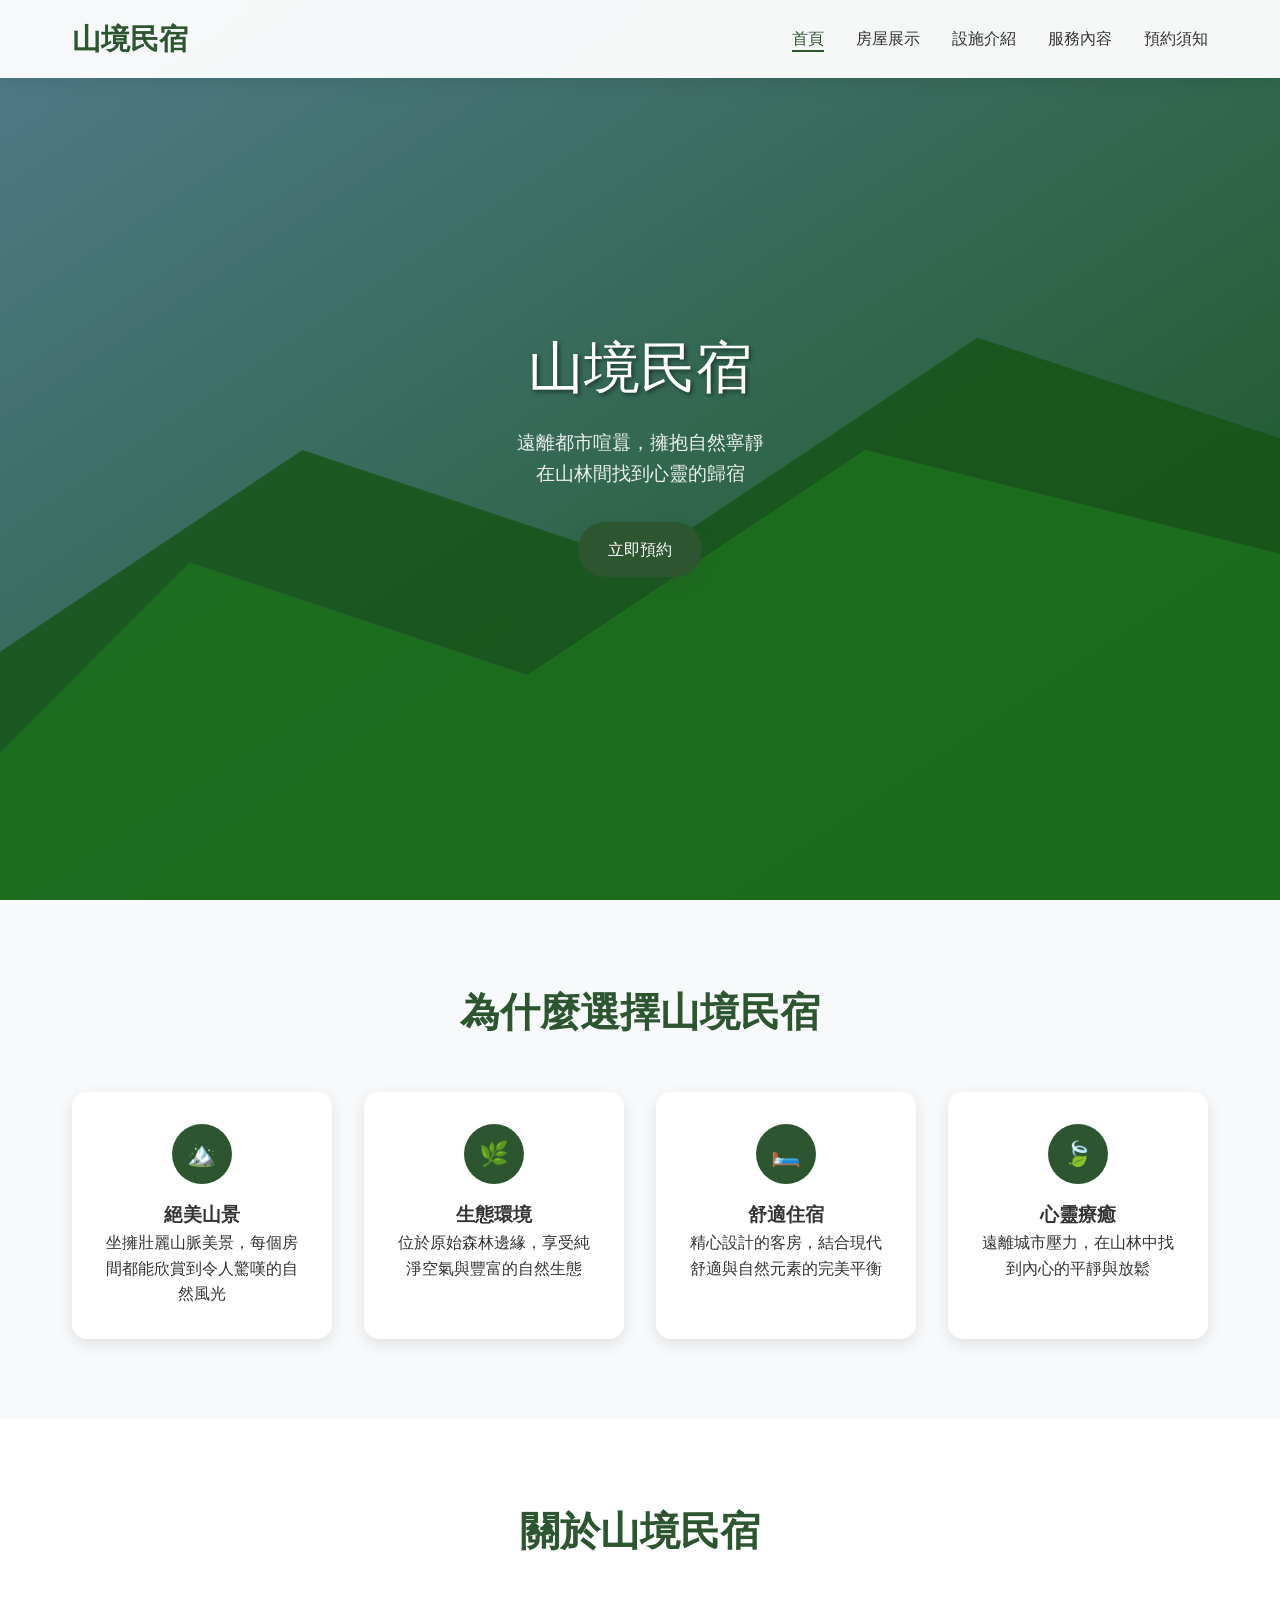
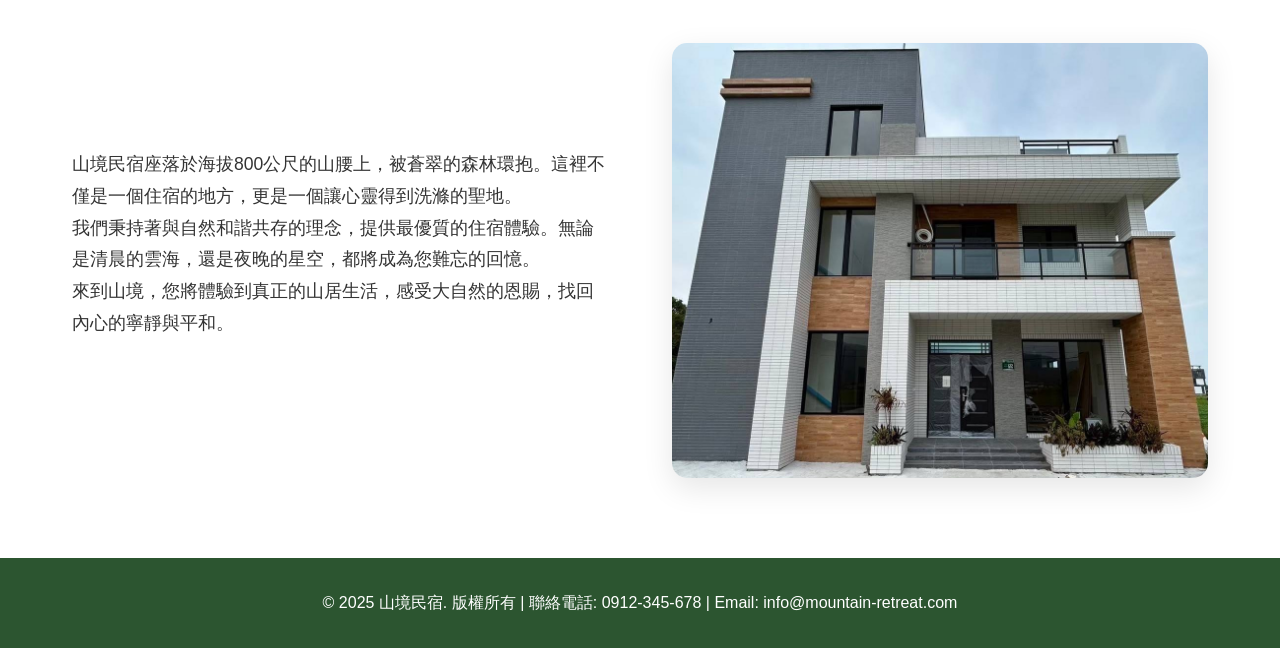
<file: index.html>
<!DOCTYPE html>
<html lang="zh-TW">
<head>
    <meta charset="UTF-8">
    <meta name="viewport" content="width=device-width, initial-scale=1.0">
    <title>山境民宿 - 遠離塵囂的山中秘境</title>
    <link rel="stylesheet" href="css/testfinal.css">
</head>
<body>

    <nav class="navbar" id="navbar">
        <div class="nav-container">
            <a href="minsu_index.html" class="logo">山境民宿</a>
            <ul class="nav-menu" id="nav-menu">
                <li><a href="minsu_index.html" class="active">首頁</a></li>
                <li><a href="minsu_page1.html">房屋展示</a></li>
                <li><a href="minsu_page2.html">設施介紹</a></li>
                <li><a href="minsu_page3.html">服務內容</a></li>
                <li><a href="minsu_page4.html">預約須知</a></li>
            </ul>
            <div class="hamburger" id="hamburger">
                <span></span>
                <span></span>
                <span></span>
            </div>
        </div>
    </nav>


    <section class="hero">
        <div class="hero-content">
            <h1>山境民宿</h1>
            <p>遠離都市喧囂，擁抱自然寧靜<br>在山林間找到心靈的歸宿</p>
            <a href="minsu_page4.html" class="cta-button">立即預約</a>
        </div>
    </section>


    <section class="features">
        <div class="container">
            <h2 class="section-title fade-in">為什麼選擇山境民宿</h2>
            <div class="features-grid">
                <div class="feature-card fade-in">
                    <div class="feature-icon">🏔️</div>
                    <h3>絕美山景</h3>
                    <p>坐擁壯麗山脈美景，每個房間都能欣賞到令人驚嘆的自然風光</p>
                </div>
                <div class="feature-card fade-in">
                    <div class="feature-icon">🌿</div>
                    <h3>生態環境</h3>
                    <p>位於原始森林邊緣，享受純淨空氣與豐富的自然生態</p>
                </div>
                <div class="feature-card fade-in">
                    <div class="feature-icon">🛏️</div>
                    <h3>舒適住宿</h3>
                    <p>精心設計的客房，結合現代舒適與自然元素的完美平衡</p>
                </div>
                <div class="feature-card fade-in">
                    <div class="feature-icon">🍃</div>
                    <h3>心靈療癒</h3>
                    <p>遠離城市壓力，在山林中找到內心的平靜與放鬆</p>
                </div>
            </div>
        </div>
    </section>

 
    <section class="about">
        <div class="container">
            <h2 class="section-title fade-in">關於山境民宿</h2>
            <div class="about-content">
                <div class="about-text fade-in">
                    <p>山境民宿座落於海拔800公尺的山腰上，被蒼翠的森林環抱。這裡不僅是一個住宿的地方，更是一個讓心靈得到洗滌的聖地。</p>
                    <p>我們秉持著與自然和諧共存的理念，提供最優質的住宿體驗。無論是清晨的雲海，還是夜晚的星空，都將成為您難忘的回憶。</p>
                    <p>來到山境，您將體驗到真正的山居生活，感受大自然的恩賜，找回內心的寧靜與平和。</p>
                </div>
                <div class="featured-grid">
                    <div class="featured-item" onclick="openLightbox('house')">
                        <img src="images/house.jpg" alt="民宿正面">
                        <div class="image-overlay">
                            <div class="image-title">山境民宿正面</div>
                            <div class="image-description">融合現代建築與自然元素，坐落在綠意盎然的山腰上，與周圍環境和諧共存</div>
                        </div>
                    </div>
                </div>
            </div>
        </div>
    </section>

    <footer class="footer">
        <div class="container">
            <p>&copy; 2025 山境民宿. 版權所有 | 聯絡電話: 0912-345-678 | Email: info@mountain-retreat.com</p>
        </div>
    </footer>

    <script src="javascript/testfinal.js"></script>
</body>
</html>
</file>
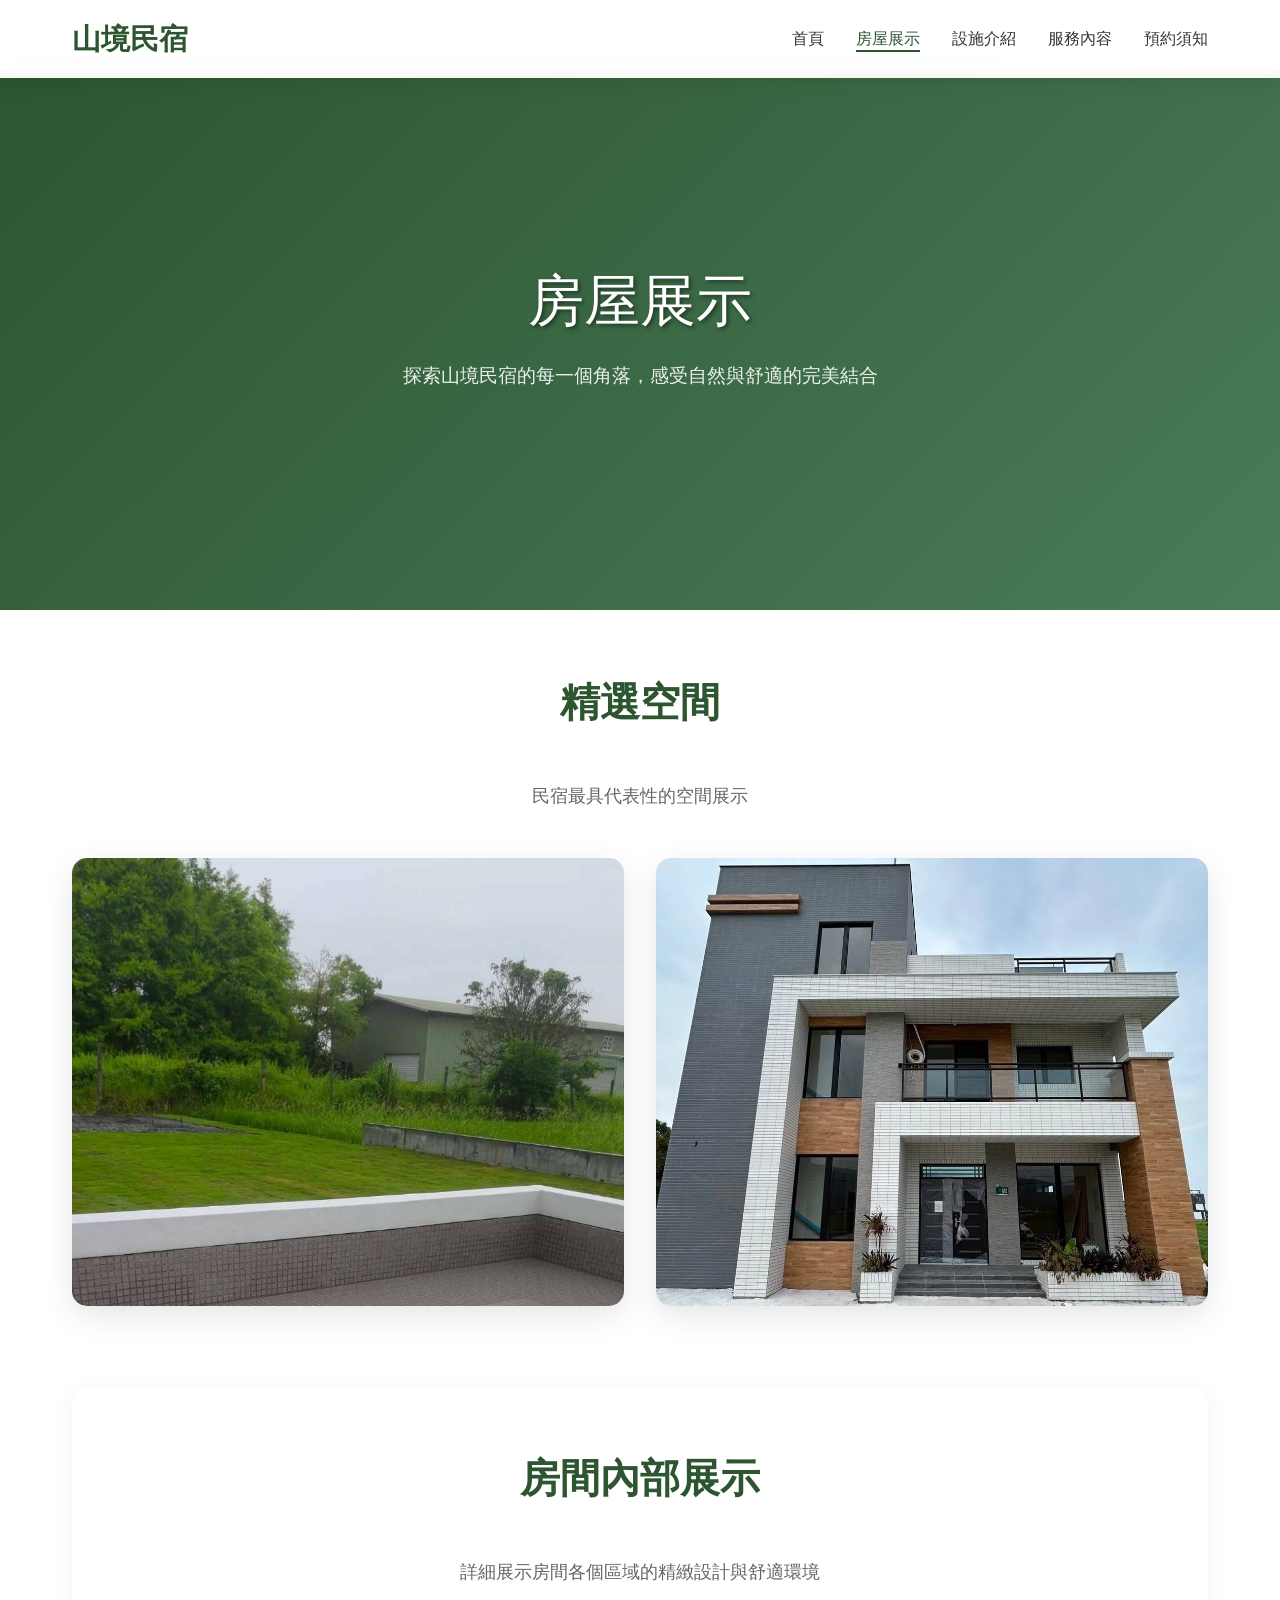
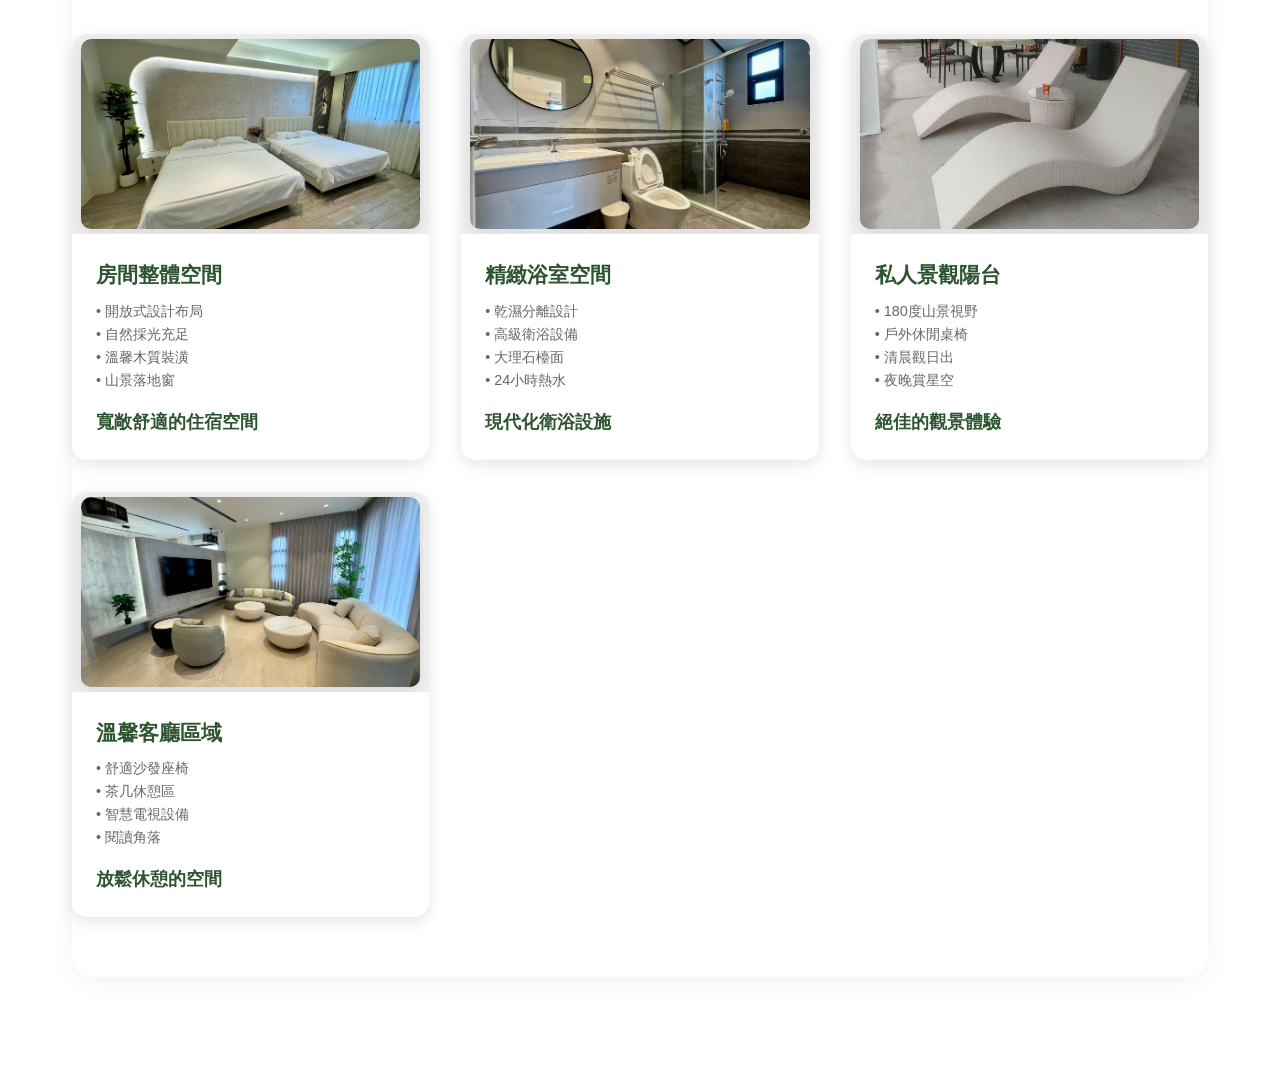
<file: minsu_page1.html>
<!DOCTYPE html>
<html lang="zh-TW">
<head>
    <meta charset="UTF-8">
    <meta name="viewport" content="width=device-width, initial-scale=1.0">
    <title>房屋展示 - 山境民宿</title>
    <link rel="stylesheet" href="css/testfinal.css">
</head>
<body>
   
    <nav class="navbar" id="navbar">
        <div class="nav-container">
            <a href="minsu_index.html" class="logo">山境民宿</a>
            <ul class="nav-menu" id="nav-menu">
                <li><a href="minsu_index.html">首頁</a></li>
                <li><a href="minsu_page1.html" class="active">房屋展示</a></li>
                <li><a href="minsu_page2.html">設施介紹</a></li>
                <li><a href="minsu_page3.html">服務內容</a></li>
                <li><a href="minsu_page4.html">預約須知</a></li>
            </ul>
            <div class="hamburger" id="hamburger">
                <span></span>
                <span></span>
                <span></span>
            </div>
        </div>
    </nav>


    <section class="hero-banner">
        <div class="hero-content">
            <h1>房屋展示</h1>
            <p>探索山境民宿的每一個角落，感受自然與舒適的完美結合</p>
        </div>
    </section>


    <section class="gallery-section">
        <div class="container">
      
            <div class="featured-section fade-in">
                <h2 class="section-title">精選空間</h2>
                <p class="section-subtitle">民宿最具代表性的空間展示</p>
                
                <div class="featured-grid">
                    <div class="featured-item" onclick="openLightbox('pool')">
                        <img src="images/pool.jpg" alt="風景泳池">
                        <div class="image-overlay">
                            <div class="image-title">風景泳池</div>
                            <div class="image-description">享受在田中泳池，和家人朋友在田野中放鬆</div>
                        </div>
                    </div>
                    
                    <div class="featured-item" onclick="openLightbox('house')">
                        <img src="images/house.jpg" alt="民宿正面">
                        <div class="image-overlay">
                            <div class="image-title">山境民宿正面</div>
                            <div class="image-description">融合現代建築與自然元素，坐落在綠意盎然的山腰上，與周圍環境和諧共存</div>
                        </div>
                    </div>
                </div>
            </div>

            <div class="rooms-section fade-in">
                <h2 class="section-title">房間內部展示</h2>
                <p class="section-subtitle">詳細展示房間各個區域的精緻設計與舒適環境</p>
                
                <div class="rooms-grid">

                    <div class="room-card" onclick="openLightbox('room1')">
                        <div class="room-image-container">
                            <img src="images/room.jpg" alt="房間整體空間">
                        </div>
                        <div class="room-content">
                            <h3 class="room-title">房間整體空間</h3>
                            <p class="room-features">• 開放式設計布局<br>• 自然採光充足<br>• 溫馨木質裝潢<br>• 山景落地窗</p>
                            <p class="room-price">寬敞舒適的住宿空間</p>
                        </div>
                    </div>

       
                    <div class="room-card" onclick="openLightbox('room2')">
                        <div class="room-image-container">
                            <img src="images/bath.jpg" alt="精緻浴室空間">
                        </div>
                        <div class="room-content">
                            <h3 class="room-title">精緻浴室空間</h3>
                            <p class="room-features">• 乾濕分離設計<br>• 高級衛浴設備<br>• 大理石檯面<br>• 24小時熱水</p>
                            <p class="room-price">現代化衛浴設施</p>
                        </div>
                    </div>


                    <div class="room-card" onclick="openLightbox('room3')">
                        <div class="room-image-container">
                            <img src="images/Sun.jpg" alt="私人景觀陽台">
                        </div>
                        <div class="room-content">
                            <h3 class="room-title">私人景觀陽台</h3>
                            <p class="room-features">• 180度山景視野<br>• 戶外休閒桌椅<br>• 清晨觀日出<br>• 夜晚賞星空</p>
                            <p class="room-price">絕佳的觀景體驗</p>
                        </div>
                    </div>

                    <div class="room-card" onclick="openLightbox('room4')">
                        <div class="room-image-container">
                            <img src="images/mainroom.jpg" alt="溫馨客廳區域">
                        </div>
                        <div class="room-content">
                            <h3 class="room-title">溫馨客廳區域</h3>
                            <p class="room-features">• 舒適沙發座椅<br>• 茶几休憩區<br>• 智慧電視設備<br>• 閱讀角落</p>
                            <p class="room-price">放鬆休憩的空間</p>
                        </div>
                    </div>
                </div>
            </div>
        </div>
    </section>


    <div id="lightbox" class="lightbox" onclick="closeLightbox()">
        <div class="lightbox-content" onclick="event.stopPropagation()">
            <span class="lightbox-close" onclick="closeLightbox()">&times;</span>
            <div id="lightbox-image" class="lightbox-image"></div>
            <div id="lightbox-caption" class="lightbox-caption"></div>
        </div>
    </div>

       <script src="javascript/testfinal.js"></script>
</body>
</html>
</file>
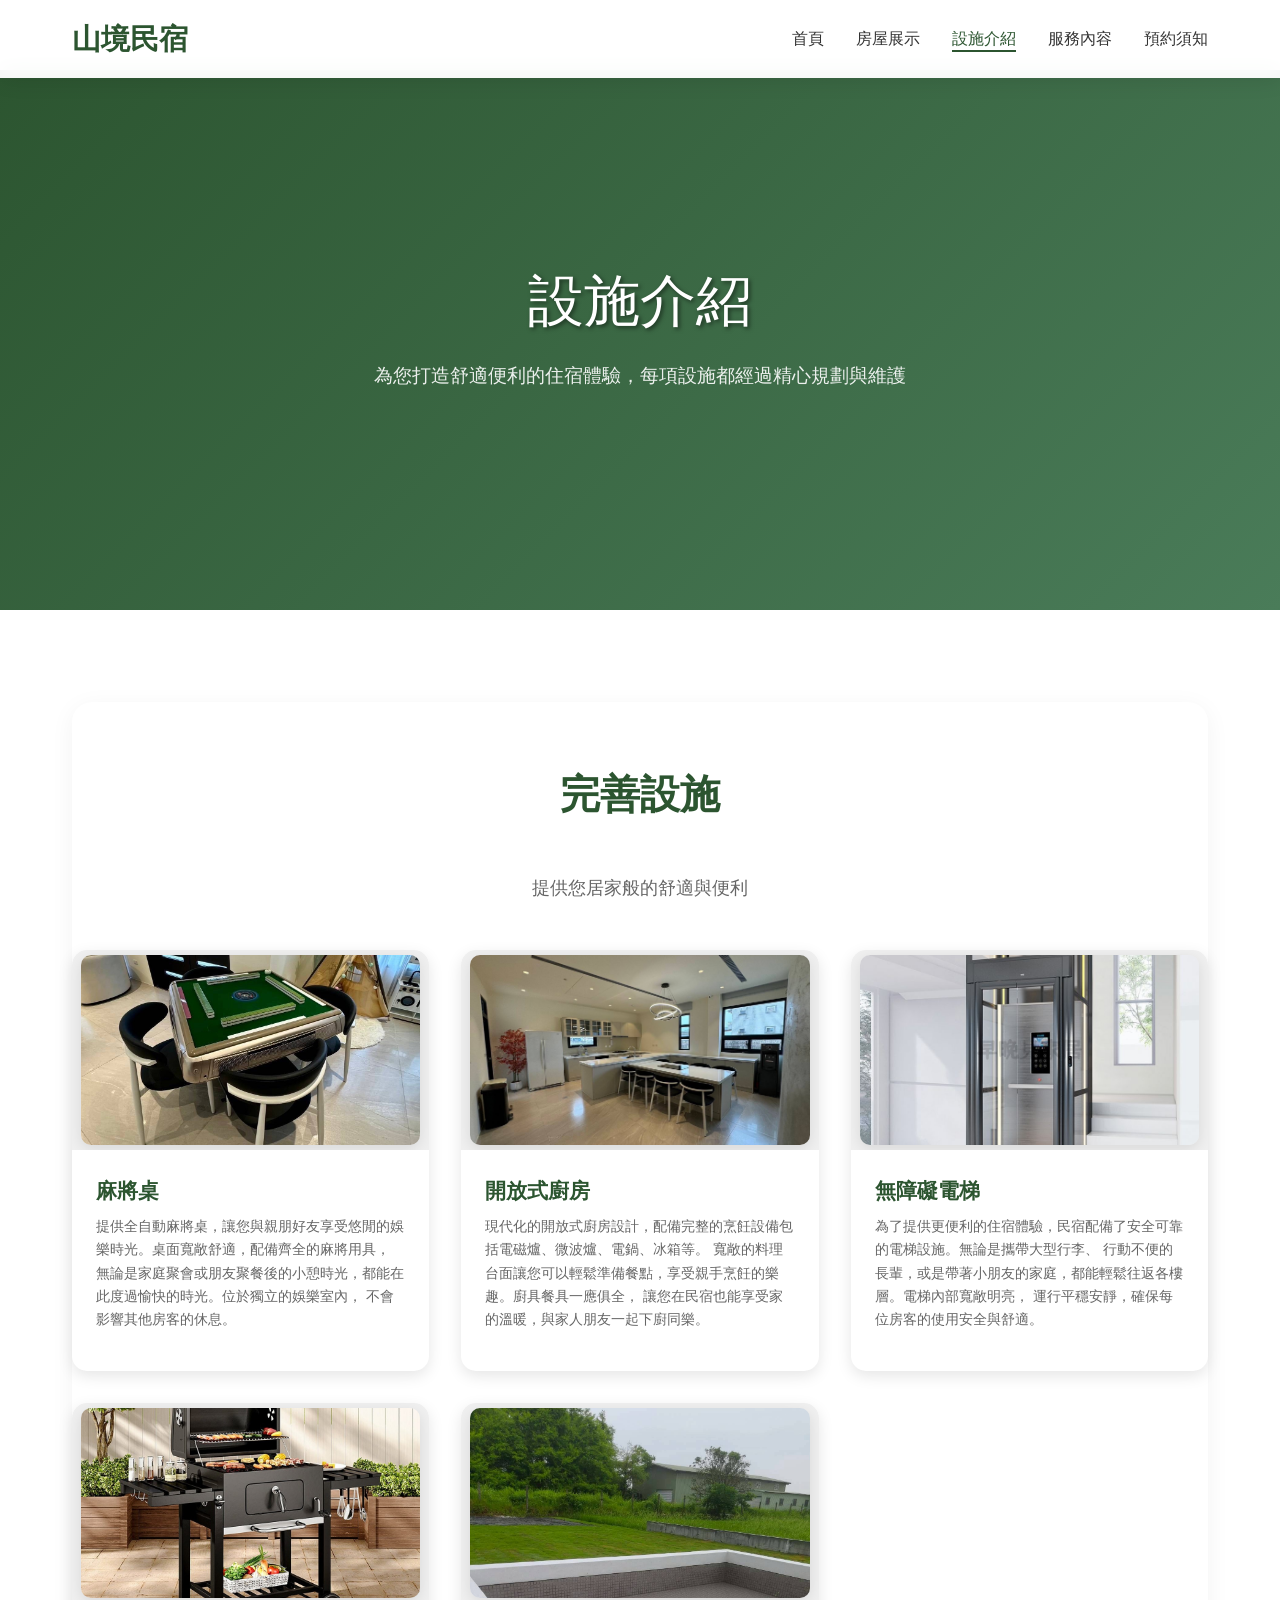
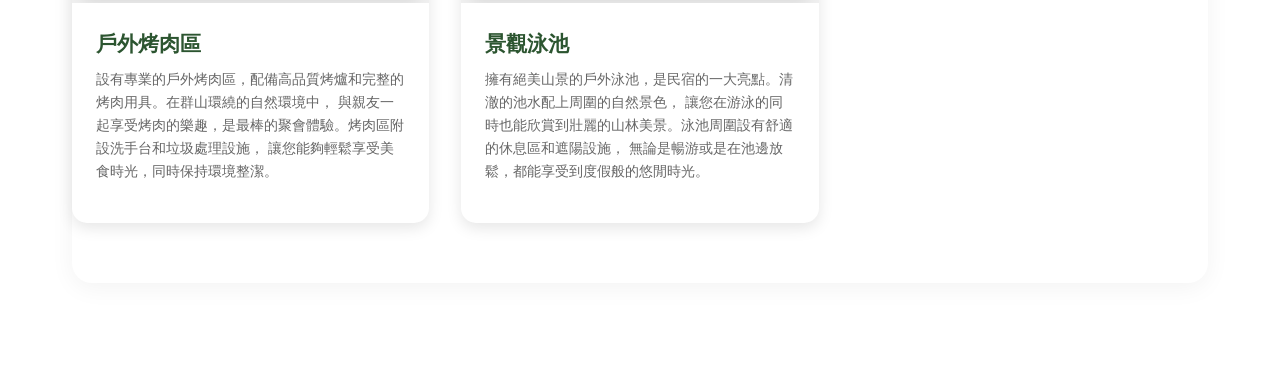
<file: minsu_page2.html>
<!DOCTYPE html>
<html lang="zh-TW">
<head>
    <meta charset="UTF-8">
    <meta name="viewport" content="width=device-width, initial-scale=1.0">
    <title>房屋展示 - 山境民宿</title>
    <link rel="stylesheet" href="css/testfinal.css">
</head>
<body>

    <nav class="navbar" id="navbar">
        <div class="nav-container">
            <a href="minsu_index.html" class="logo">山境民宿</a>
            <ul class="nav-menu" id="nav-menu">
                <li><a href="minsu_index.html">首頁</a></li>
                <li><a href="minsu_page1.html">房屋展示</a></li>
                <li><a href="minsu_page2.html" class="active">設施介紹</a></li>
                <li><a href="minsu_page3.html">服務內容</a></li>
                <li><a href="minsu_page4.html">預約須知</a></li>
            </ul>
            <div class="hamburger" id="hamburger">
                <span></span>
                <span></span>
                <span></span>
            </div>
        </div>
    </nav>


    <section class="hero-banner">
        <div class="hero-content">
            <h1>設施介紹</h1>
            <p>為您打造舒適便利的住宿體驗，每項設施都經過精心規劃與維護</p>
        </div>
    </section>


    <section class="gallery-section">
        <div class="container">
            
 
            <div class="rooms-section fade-in">
                <h2 class="section-title">完善設施</h2>
                <p class="section-subtitle">提供您居家般的舒適與便利</p>
                
                <div class="rooms-grid">
    
                    <div class="room-card" onclick="openLightbox('MJ')">
                        <div class="room-image-container">
                            <img src="images/MJ.jpg" alt="房間整體空間">
                        </div>
                        <div class="room-content">
                            <h3 class="room-title">麻將桌</h3>
                            <p class="room-features"> 提供全自動麻將桌，讓您與親朋好友享受悠閒的娛樂時光。桌面寬敞舒適，配備齊全的麻將用具，
                                無論是家庭聚會或朋友聚餐後的小憩時光，都能在此度過愉快的時光。位於獨立的娛樂室內，
                                不會影響其他房客的休息。</p>
                        </div>
                    </div>

                    <div class="room-card" onclick="openLightbox('kitchen')">
                        <div class="room-image-container">
                            <img src="images/kitchen.jpg" alt="">
                        </div>
                        <div class="room-content">
                           <h3 class="room-title">開放式廚房</h3>
                            <p class="room-features"> 現代化的開放式廚房設計，配備完整的烹飪設備包括電磁爐、微波爐、電鍋、冰箱等。
                                寬敞的料理台面讓您可以輕鬆準備餐點，享受親手烹飪的樂趣。廚具餐具一應俱全，
                                讓您在民宿也能享受家的溫暖，與家人朋友一起下廚同樂。</p>
                        </div>
                    </div>

     
                    <div class="room-card" onclick="openLightbox('UD')">
                        <div class="room-image-container">
                            <img src="images/UD.jpg" alt="">
                        </div>
                        <div class="room-content">
                           <h3 class="room-title">無障礙電梯</h3>
                            <p class="room-features">  為了提供更便利的住宿體驗，民宿配備了安全可靠的電梯設施。無論是攜帶大型行李、
                                行動不便的長輩，或是帶著小朋友的家庭，都能輕鬆往返各樓層。電梯內部寬敞明亮，
                                運行平穩安靜，確保每位房客的使用安全與舒適。</p>
                        </div>
                    </div>


                    <div class="room-card" onclick="openLightbox('BBQ')">
                        <div class="room-image-container">
                            <img src="images/BBQ.jpg" alt="">
                        </div>
                        <div class="room-content">
                             <h3 class="room-title">戶外烤肉區</h3>
                            <p class="room-features">   設有專業的戶外烤肉區，配備高品質烤爐和完整的烤肉用具。在群山環繞的自然環境中，
                                與親友一起享受烤肉的樂趣，是最棒的聚會體驗。烤肉區附設洗手台和垃圾處理設施，
                                讓您能夠輕鬆享受美食時光，同時保持環境整潔。</p>
                        </div>
                    </div>

                    <div class="room-card" onclick="openLightbox('pool')">
                        <div class="room-image-container">
                            <img src="images/pool.jpg" alt="">
                        </div>
                        <div class="room-content">
                             <h3 class="room-title">景觀泳池</h3>
                            <p class="room-features"> 擁有絕美山景的戶外泳池，是民宿的一大亮點。清澈的池水配上周圍的自然景色，
                                讓您在游泳的同時也能欣賞到壯麗的山林美景。泳池周圍設有舒適的休息區和遮陽設施，
                                無論是暢游或是在池邊放鬆，都能享受到度假般的悠閒時光。</p>
                        </div>
                    </div>
                </div>
            </div>
        </div>
    </section>

    <div id="lightbox" class="lightbox" onclick="closeLightbox()">
        <div class="lightbox-content" onclick="event.stopPropagation()">
            <span class="lightbox-close" onclick="closeLightbox()">&times;</span>
            <div id="lightbox-image" class="lightbox-image"></div>
            <div id="lightbox-caption" class="lightbox-caption"></div>
        </div>
    </div>

       <script src="javascript/testfinal.js"></script>
</body>
</html>
</file>
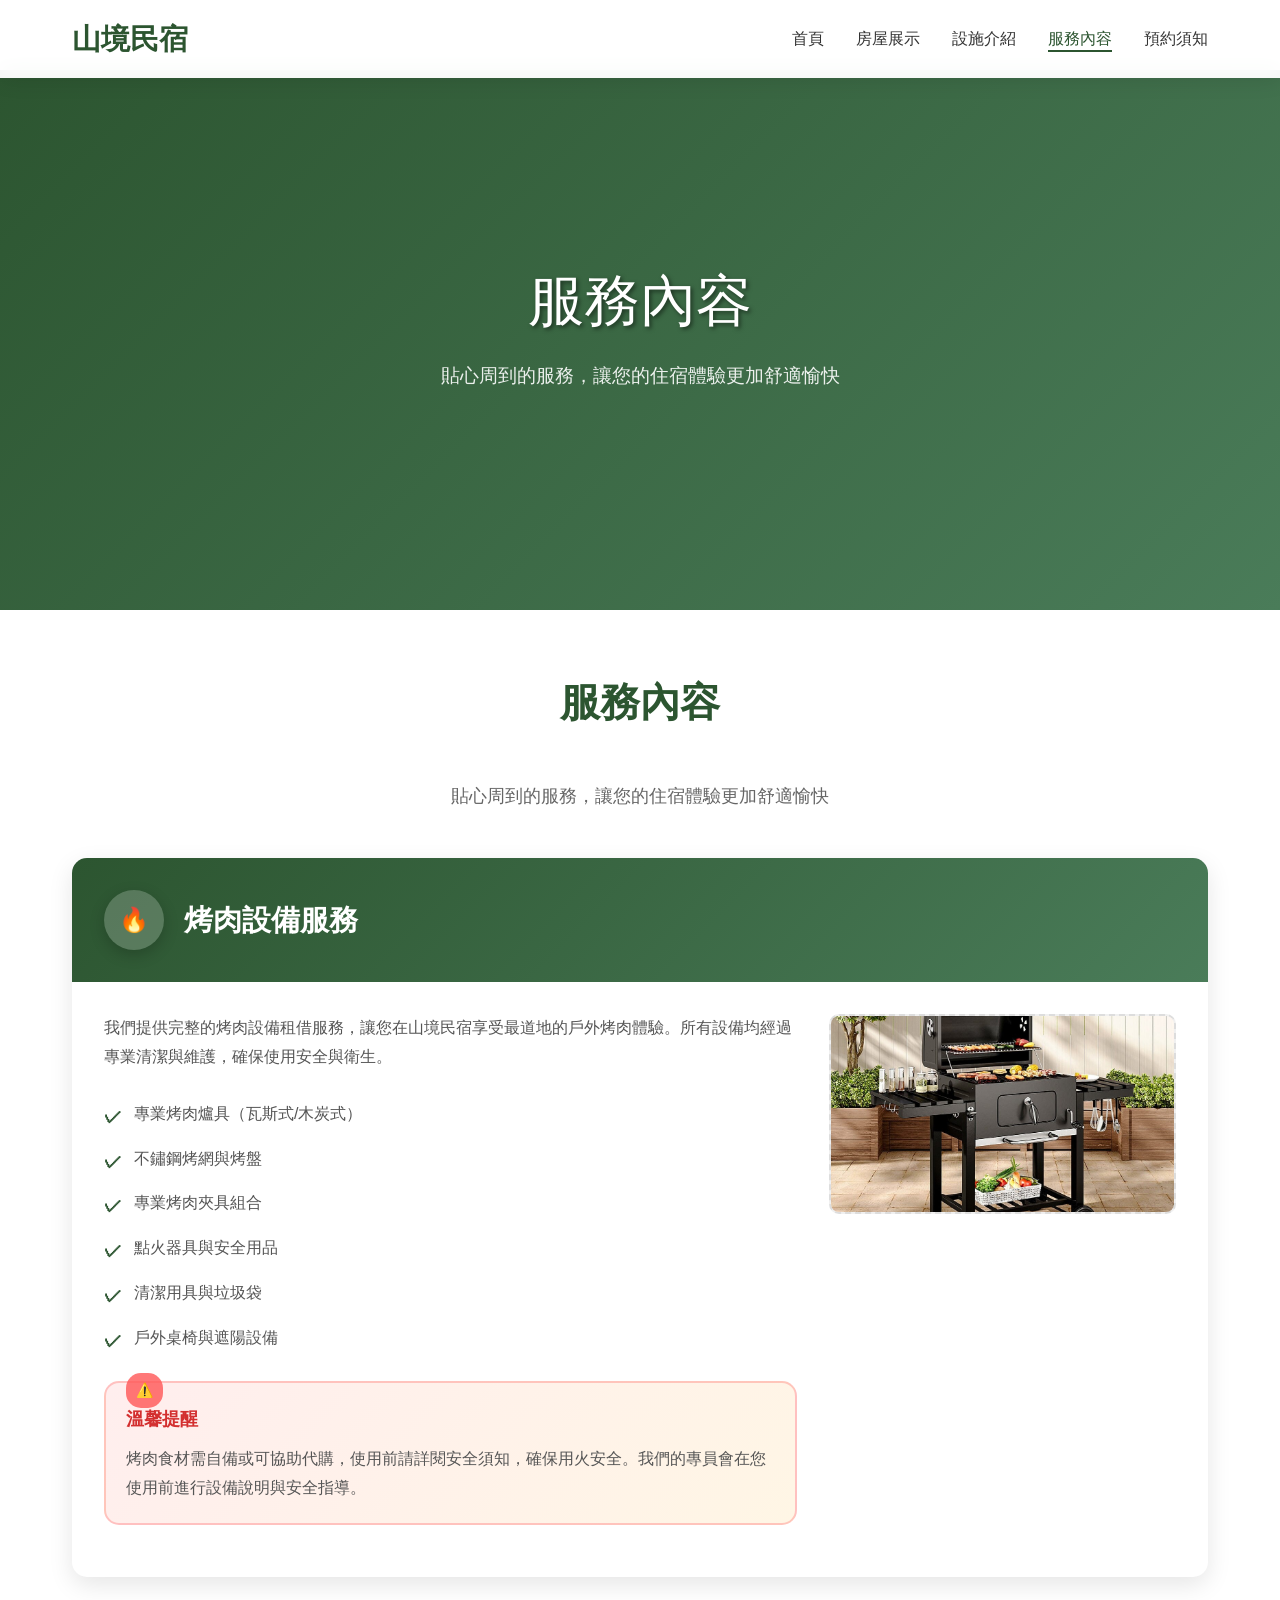
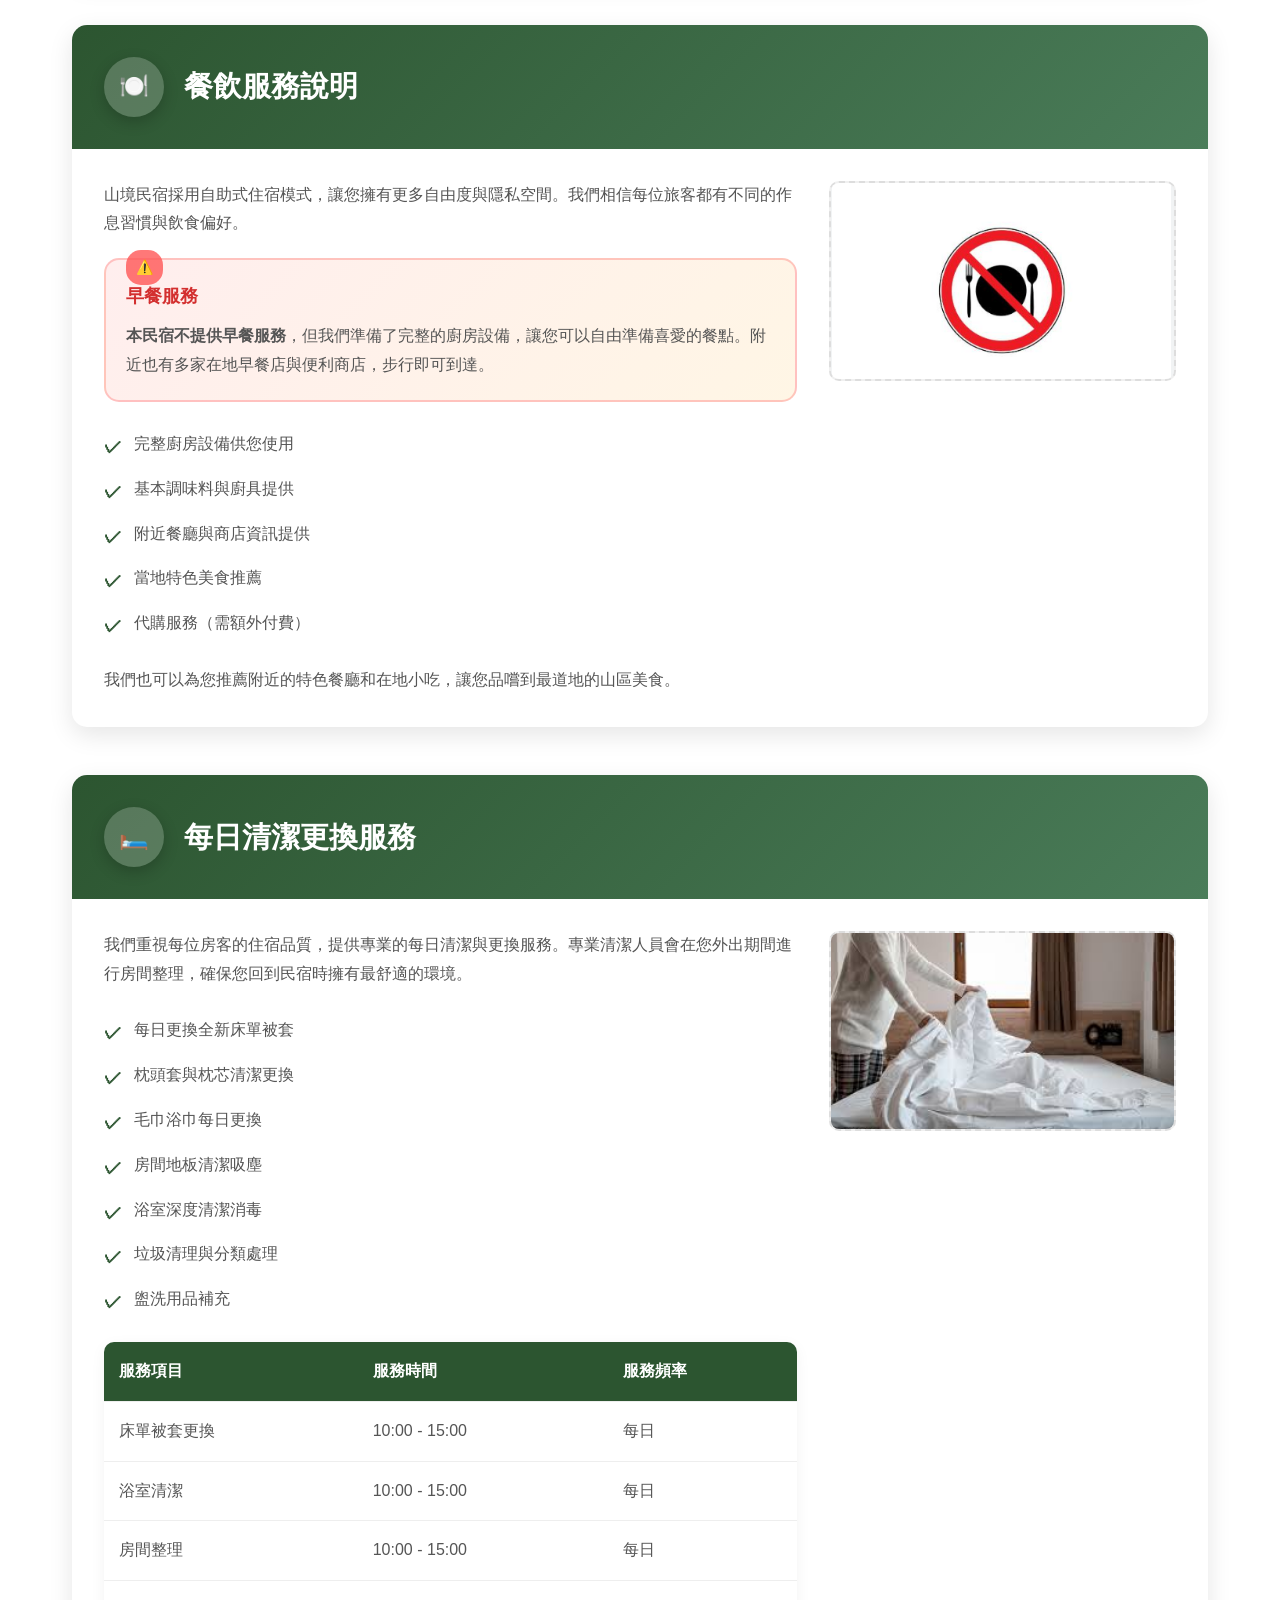
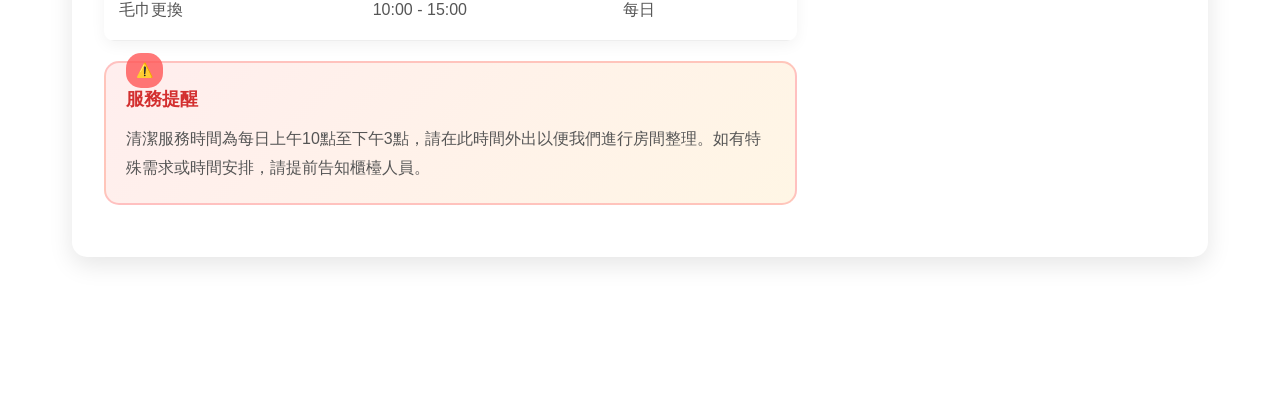
<file: minsu_page3.html>
<!DOCTYPE html>
<html lang="zh-TW">
<head>
    <meta charset="UTF-8">
    <meta name="viewport" content="width=device-width, initial-scale=1.0">
    <title>山境民宿 - 服務內容</title>
    <link rel="stylesheet" href="css/testfinal.css">
</head>
<body>

    <nav class="navbar" id="navbar">
        <div class="nav-container">
            <a href="minsu_index.html" class="logo">山境民宿</a>
            <ul class="nav-menu" id="nav-menu">
                <li><a href="minsu_index.html">首頁</a></li>
                <li><a href="minsu_page1.html">房屋展示</a></li>
                <li><a href="minsu_page2.html">設施介紹</a></li>
                <li><a href="minsu_page3.html" class="active">服務內容</a></li>
                <li><a href="minsu_page4.html">預約須知</a></li>
            </ul>
            <div class="hamburger" id="hamburger">
                <span></span>
                <span></span>
                <span></span>
            </div>
        </div>
    </nav>


    <section class="hero-banner">
        <div class="hero-content">
            <h1>服務內容</h1>
            <p>貼心周到的服務，讓您的住宿體驗更加舒適愉快</p>
        </div>
    </section>


    <section class="gallery-section">
        <div class="container">

            <div class="services-section fade-in">
                <h2 class="section-title">服務內容</h2>
                <p class="section-subtitle">貼心周到的服務，讓您的住宿體驗更加舒適愉快</p>
                
                <div class="services-grid">

                    <div class="service-card">
                        <div class="service-header">
                            <div class="service-icon">🔥</div>
                            <h2 class="service-title">烤肉設備服務</h2>
                        </div>
                        <div class="service-content">
                            <div class="service-grid">
                                <div class="service-text">
                                    <p>我們提供完整的烤肉設備租借服務，讓您在山境民宿享受最道地的戶外烤肉體驗。所有設備均經過專業清潔與維護，確保使用安全與衛生。</p>
                                    
                                    <ul class="feature-list">
                                        <li>專業烤肉爐具（瓦斯式/木炭式）</li>
                                        <li>不鏽鋼烤網與烤盤</li>
                                        <li>專業烤肉夾具組合</li>
                                        <li>點火器具與安全用品</li>
                                        <li>清潔用具與垃圾袋</li>
                                        <li>戶外桌椅與遮陽設備</li>
                                    </ul>

                                    <div class="highlight-box">
                                        <div class="highlight-title">溫馨提醒</div>
                                        <p>烤肉食材需自備或可協助代購，使用前請詳閱安全須知，確保用火安全。我們的專員會在您使用前進行設備說明與安全指導。</p>
                                    </div>
                                </div>
                                <div class="service-image">
                                    <img src="images/BBQ.jpg" alt="房間整體空間">
                                </div>
                            </div>
                        </div>
                    </div>


                    <div class="service-card">
                        <div class="service-header">
                            <div class="service-icon">🍽️</div>
                            <h2 class="service-title">餐飲服務說明</h2>
                        </div>
                        <div class="service-content">
                            <div class="service-grid">
                                <div class="service-text">
                                    <p>山境民宿採用自助式住宿模式，讓您擁有更多自由度與隱私空間。我們相信每位旅客都有不同的作息習慣與飲食偏好。</p>
                                    
                                    <div class="highlight-box">
                                        <div class="highlight-title">早餐服務</div>
                                        <p><strong>本民宿不提供早餐服務</strong>，但我們準備了完整的廚房設備，讓您可以自由準備喜愛的餐點。附近也有多家在地早餐店與便利商店，步行即可到達。</p>
                                    </div>

                                    <ul class="feature-list">
                                        <li>完整廚房設備供您使用</li>
                                        <li>基本調味料與廚具提供</li>
                                        <li>附近餐廳與商店資訊提供</li>
                                        <li>當地特色美食推薦</li>
                                        <li>代購服務（需額外付費）</li>
                                    </ul>

                                    <p>我們也可以為您推薦附近的特色餐廳和在地小吃，讓您品嚐到最道地的山區美食。</p>
                                </div>
                                <div class="service-image">
                                    <img src="images/noB.png" alt="房間整體空間">
                                </div>
                            </div>
                        </div>
                    </div>

 
                    <div class="service-card">
                        <div class="service-header">
                            <div class="service-icon">🛏️</div>
                            <h2 class="service-title">每日清潔更換服務</h2>
                        </div>
                        <div class="service-content">
                            <div class="service-grid">
                                <div class="service-text">
                                    <p>我們重視每位房客的住宿品質，提供專業的每日清潔與更換服務。專業清潔人員會在您外出期間進行房間整理，確保您回到民宿時擁有最舒適的環境。</p>
                                    
                                    <ul class="feature-list">
                                        <li>每日更換全新床單被套</li>
                                        <li>枕頭套與枕芯清潔更換</li>
                                        <li>毛巾浴巾每日更換</li>
                                        <li>房間地板清潔吸塵</li>
                                        <li>浴室深度清潔消毒</li>
                                        <li>垃圾清理與分類處理</li>
                                        <li>盥洗用品補充</li>
                                    </ul>

                                    <table class="schedule-table">
                                        <thead>
                                            <tr>
                                                <th>服務項目</th>
                                                <th>服務時間</th>
                                                <th>服務頻率</th>
                                            </tr>
                                        </thead>
                                        <tbody>
                                            <tr>
                                                <td>床單被套更換</td>
                                                <td>10:00 - 15:00</td>
                                                <td>每日</td>
                                            </tr>
                                            <tr>
                                                <td>浴室清潔</td>
                                                <td>10:00 - 15:00</td>
                                                <td>每日</td>
                                            </tr>
                                            <tr>
                                                <td>房間整理</td>
                                                <td>10:00 - 15:00</td>
                                                <td>每日</td>
                                            </tr>
                                            <tr>
                                                <td>毛巾更換</td>
                                                <td>10:00 - 15:00</td>
                                                <td>每日</td>
                                            </tr>
                                        </tbody>
                                    </table>

                                    <div class="highlight-box">
                                        <div class="highlight-title">服務提醒</div>
                                        <p>清潔服務時間為每日上午10點至下午3點，請在此時間外出以便我們進行房間整理。如有特殊需求或時間安排，請提前告知櫃檯人員。</p>
                                    </div>
                                </div>
                                <div class="service-image">
                                    <img src="images/service.jpg" alt="房間整體空間">
                                </div>
                            </div>
                        </div>
                    </div>
                </div>
            </div>
        </div>
    </section>
       <script src="javascript/testfinal.js"></script>
</body>
</html>
</file>
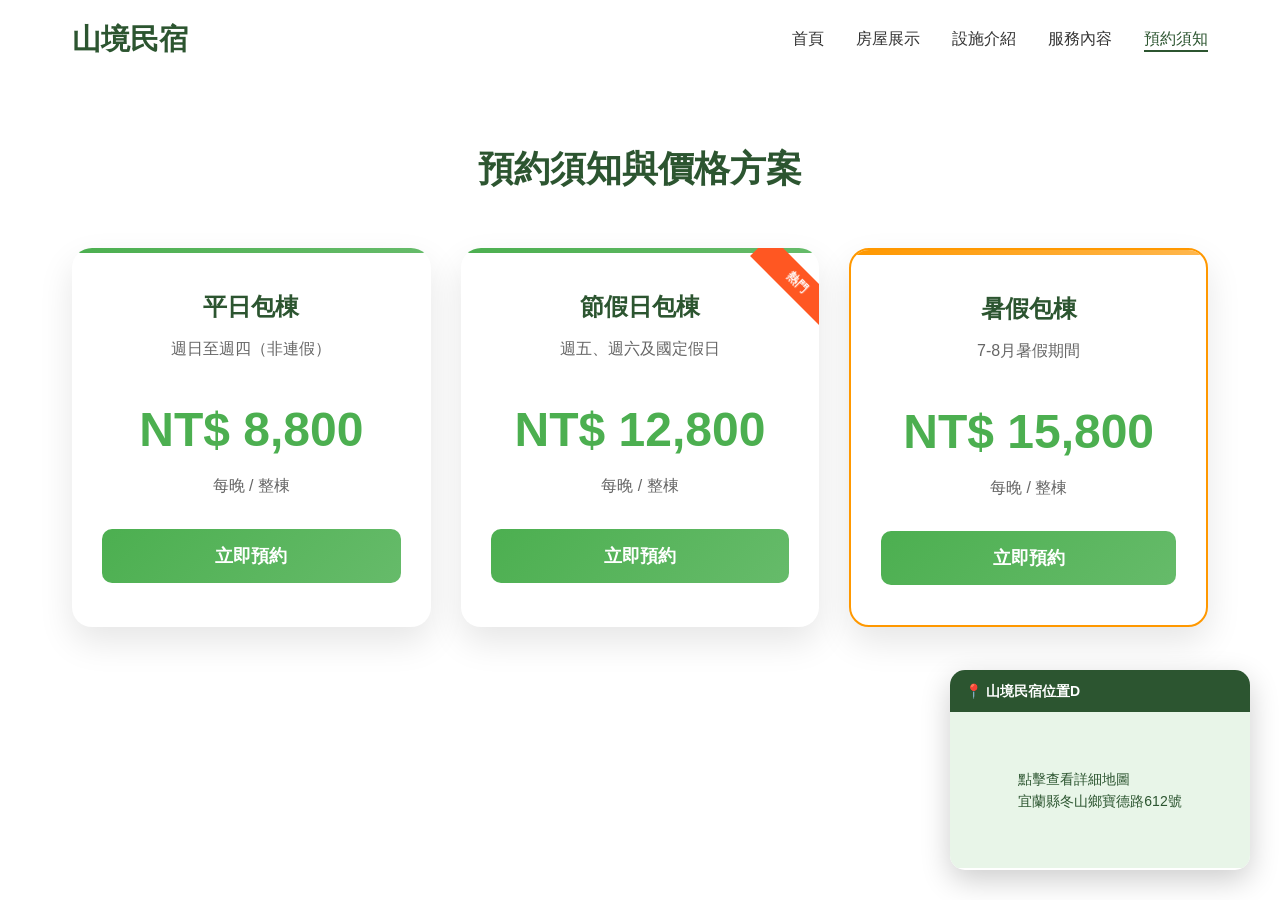
<file: minsu_page4.html>
<!DOCTYPE html>
<html lang="zh-TW">
<head>
    <meta charset="UTF-8">
    <meta name="viewport" content="width=device-width, initial-scale=1.0">
    <title>山境民宿 - 預約須知</title>
    <link rel="stylesheet" href="css/testfinal.css">
</head>
<body>

    <nav class="navbar">
        <div class="container">
            <div class="nav-content">
                <a href="minsu_index.html" class="logo">山境民宿</a>
                <ul class="nav-links">
                    <li><a href="minsu_index.html">首頁</a></li>
                    <li><a href="minsu_page1.html">房屋展示</a></li>
                    <li><a href="minsu_page2.html">設施介紹</a></li>
                    <li><a href="minsu_page3.html">服務內容</a></li>
                    <li><a href="minsu_page4.html" class="active">預約須知</a></li>
                </ul>
            </div>
        </div>
    </nav>


    <main class="main-content">
        <div class="container">
            <h1 class="page-title">預約須知與價格方案</h1>
            
            <div class="pricing-section">

                <div class="pricing-card">
                    <div class="pricing-header">
                        <h2 class="pricing-type">平日包棟</h2>
                        <p class="pricing-subtitle">週日至週四（非連假）</p>
                    </div>
                    <div class="price-display">
                        <span class="price-amount">NT$ 8,800</span>
                        <div class="price-unit">每晚 / 整棟</div>
                    </div>
                    <button class="book-btn" onclick="bookNow('平日')">立即預約</button>
                </div>


                <div class="pricing-card">
                    <div class="popular-tag">熱門</div>
                    <div class="pricing-header">
                        <h2 class="pricing-type">節假日包棟</h2>
                        <p class="pricing-subtitle">週五、週六及國定假日</p>
                    </div>
                    <div class="price-display">
                        <span class="price-amount">NT$ 12,800</span>
                        <div class="price-unit">每晚 / 整棟</div>
                    </div>
                    <button class="book-btn" onclick="bookNow('節假日')">立即預約</button>
                </div>

  
                <div class="pricing-card summer-card">
                    <div class="pricing-header">
                        <h2 class="pricing-type">暑假包棟</h2>
                        <p class="pricing-subtitle">7-8月暑假期間</p>
                    </div>
                    <div class="price-display">
                        <span class="price-amount">NT$ 15,800</span>
                        <div class="price-unit">每晚 / 整棟</div>
                    </div>
                    <button class="book-btn" onclick="bookNow('暑假')">立即預約</button>
                </div>
            </div>
        </div>
    </main>


    <div class="map-float" onclick="openMap()">
        <div class="map-header">📍 山境民宿位置D</div>
        <div class="map-content">
            點擊查看詳細地圖<br>
            宜蘭縣冬山鄉寶德路612號<br>
        </div>
    </div>
       <script src="javascript/testfinal.js"></script>
</body>
</html>
</file>
<file: css/testfinal.css>
* {
    margin: 0;
    padding: 0;
    box-sizing: border-box;
}

body {
    font-family: 'Arial', sans-serif;
    line-height: 1.6;
    color: #333;
    overflow-x: hidden;
}

.container {
    max-width: 1200px;
    margin: 0 auto;
    padding: 0 2rem;
}

.navbar {
    position: fixed;
    top: 0;
    width: 100%;
    background: rgba(255, 255, 255, 0.95);
    backdrop-filter: blur(10px);
    z-index: 1000;
    padding: 1rem 0;
    transition: all 0.3s ease;
}

.navbar.scrolled {
    background: rgba(255, 255, 255, 0.98);
    box-shadow: 0 2px 20px rgba(0, 0, 0, 0.1);
}

.nav-container {
    max-width: 1200px;
    margin: 0 auto;
    display: flex;
    justify-content: space-between;
    align-items: center;
    padding: 0 2rem;
}

.nav-content {
    display: flex;
    justify-content: space-between;
    align-items: center;
}

.logo {
    font-size: 1.8rem;
    font-weight: bold;
    color: #2c5530;
    text-decoration: none;
}

.nav-menu, .nav-links {
    display: flex;
    list-style: none;
    gap: 2rem;
}

.nav-menu a, .nav-links a {
    text-decoration: none;
    color: #333;
    font-weight: 500;
    transition: color 0.3s ease;
    position: relative;
}

.nav-menu a:hover, .nav-links a:hover {
    color: #2c5530;
}

.nav-menu a::after, .nav-links a::after {
    content: '';
    position: absolute;
    width: 0;
    height: 2px;
    bottom: -5px;
    left: 0;
    background: #2c5530;
    transition: width 0.3s ease;
}

.nav-menu a:hover::after, .nav-links a:hover::after {
    width: 100%;
}

.nav-menu a.active, .nav-links a.active {
    color: #2c5530;
}

.nav-menu a.active::after, .nav-links a.active::after {
    width: 100%;
}

.hamburger {
    display: none;
    flex-direction: column;
    cursor: pointer;
}

.hamburger span {
    width: 25px;
    height: 3px;
    background: #333;
    margin: 3px 0;
    transition: 0.3s;
}

.hero {
    height: 100vh;
    background: linear-gradient(rgba(0, 0, 0, 0.4), rgba(0, 0, 0, 0.4)),
                url('data:image/svg+xml,<svg xmlns="http://www.w3.org/2000/svg" viewBox="0 0 1200 800"><defs><linearGradient id="bg" x1="0%" y1="0%" x2="100%" y2="100%"><stop offset="0%" style="stop-color:%2387CEEB;stop-opacity:1" /><stop offset="100%" style="stop-color:%23228B22;stop-opacity:1" /></linearGradient></defs><rect width="1200" height="800" fill="url(%23bg)"/><polygon points="0,600 300,400 600,500 900,300 1200,400 1200,800 0,800" fill="%23228B22" opacity="0.8"/><polygon points="0,700 200,500 500,600 800,400 1200,500 1200,800 0,800" fill="%2332CD32" opacity="0.6"/></svg>');
    background-size: cover;
    background-position: center;
    display: flex;
    align-items: center;
    justify-content: center;
    text-align: center;
    position: relative;
}

.hero-banner {
    height: 60vh;
    background: linear-gradient(135deg, #2c5530, #4a7c59);
    display: flex;
    align-items: center;
    justify-content: center;
    text-align: center;
    color: white;
    margin-top: 70px;
}

.hero-content {
    color: white;
    max-width: 800px;
    padding: 0 2rem;
    animation: fadeInUp 1s ease;
}

.hero h1, .hero-content h1 {
    font-size: 3.5rem;
    margin-bottom: 1rem;
    font-weight: 300;
    text-shadow: 2px 2px 4px rgba(0, 0, 0, 0.5);
}

.hero p, .hero-content p {
    font-size: 1.2rem;
    margin-bottom: 2rem;
    opacity: 0.9;
}

.cta-button {
    display: inline-block;
    background: #2c5530;
    color: white;
    padding: 15px 30px;
    text-decoration: none;
    border-radius: 30px;
    transition: all 0.3s ease;
    font-weight: 500;
    box-shadow: 0 5px 15px rgba(44, 85, 48, 0.3);
}

.cta-button:hover {
    background: #1e3a21;
    transform: translateY(-3px);
    box-shadow: 0 8px 25px rgba(44, 85, 48, 0.4);
}

.features {
    padding: 80px 0;
    background: #f8f9fa;
}

.gallery-section {
    padding: 60px 0;
}

.section-title {
    text-align: center;
    font-size: 2.5rem;
    margin-bottom: 3rem;
    color: #2c5530;
}

.section-subtitle {
    text-align: center;
    font-size: 1.1rem;
    color: #666;
    margin-bottom: 3rem;
}

.features-grid {
    display: grid;
    grid-template-columns: repeat(auto-fit, minmax(250px, 1fr));
    gap: 2rem;
    margin-top: 2rem;
}

.feature-card {
    background: white;
    padding: 2rem;
    border-radius: 15px;
    text-align: center;
    box-shadow: 0 5px 15px rgba(0, 0, 0, 0.1);
    transition: transform 0.3s ease;
}

.feature-card:hover {
    transform: translateY(-10px);
}

.feature-icon {
    width: 60px;
    height: 60px;
    background: #2c5530;
    border-radius: 50%;
    display: flex;
    align-items: center;
    justify-content: center;
    margin: 0 auto 1rem;
    font-size: 1.5rem;
    color: white;
}

.featured-section {
    margin-bottom: 80px;
}

.featured-grid {
    display: grid;
    grid-template-columns: repeat(auto-fit, minmax(500px, 1fr));
    gap: 2rem;
    margin-top: 2rem;
}

.featured-item {
    position: relative;
    border-radius: 15px;
    overflow: hidden;
    box-shadow: 0 10px 30px rgba(0, 0, 0, 0.1);
    transition: transform 0.3s ease;
    cursor: pointer;
}

.featured-item:hover {
    transform: translateY(-10px);
}

.featured-image {
    width: 100%;
    height: 250px;
    display: flex;
    align-items: center;
    justify-content: center;
    color: white;
    font-weight: bold;
    position: relative;
    overflow: hidden;
}

.featured-item img {
    width: 100%;
    height: 100%;
    object-fit: cover;
}

.pool-image {
    background: linear-gradient(135deg, #00CED1, #20B2AA, #4682B4);
}

.house-front-image {
    background: linear-gradient(135deg, #228B22, #32CD32, #98FB98);
}

.image-overlay {
    position: absolute;
    bottom: 0;
    left: 0;
    right: 0;
    background: linear-gradient(transparent, rgba(0, 0, 0, 0.7));
    color: white;
    padding: 2rem;
    transform: translateY(100%);
    transition: transform 0.3s ease;
}

.featured-item:hover .image-overlay {
    transform: translateY(0);
}

.image-title {
    font-size: 1.5rem;
    font-weight: bold;
    margin-bottom: 0.5rem;
}

.image-description {
    font-size: 0.9rem;
    opacity: 0.9;
}

.rooms-section {
    background: white;
    padding: 60px 0;
    border-radius: 20px;
    margin: 2rem 0;
    box-shadow: 0 5px 25px rgba(0, 0, 0, 0.05);
}

.rooms-grid {
    display: grid;
    grid-template-columns: repeat(auto-fit, minmax(280px, 1fr));
    gap: 2rem;
}

.room-card {
    background: white;
    border-radius: 15px;
    overflow: hidden;
    box-shadow: 0 5px 15px rgba(0, 0, 0, 0.1);
    transition: all 0.3s ease;
    position: relative;
    cursor: pointer;
}

.room-card:hover {
    transform: translateY(-5px);
    box-shadow: 0 15px 35px rgba(0, 0, 0, 0.15);
}

.room-image {
    width: 100%;
    height: 250px;
    display: flex;
    align-items: center;
    justify-content: center;
    color: white;
    font-weight: bold;
    position: relative;
    overflow: hidden;
}

.room1-image {
    background: linear-gradient(135deg, #FF6B6B, #FF8E8E);
}

.room2-image {
    background: linear-gradient(135deg, #4ECDC4, #44A08D);
}

.room3-image {
    background: linear-gradient(135deg, #45B7D1, #96CEB4);
}

.room4-image {
    background: linear-gradient(135deg, #FFA07A, #FFE4B5);
}

.room-image-container {
    position: relative;
    width: 100%;
    height: 200px;
    overflow: hidden;
    background: #f0f0f0;
    display: flex;
    align-items: center;
    justify-content: center;
}

.room-image-container img {
    width: 95%;
    height: 95%;
    object-fit: cover;
    border-radius: 10px;
    transition: transform 0.3s ease;
    box-shadow: 0 4px 15px rgba(0, 0, 0, 0.1);
}

.room-image-container:hover img {
    transform: scale(1.1);
}

.room-content {
    padding: 1.5rem;
}

.room-title {
    font-size: 1.3rem;
    font-weight: bold;
    color: #2c5530;
    margin-bottom: 0.5rem;
}

.room-features {
    color: #666;
    font-size: 0.9rem;
    margin-bottom: 1rem;
}

.room-price {
    font-size: 1.1rem;
    font-weight: bold;
    color: #2c5530;
}

.services-section {
    margin-bottom: 80px;
}

.services-grid {
    display: grid;
    grid-template-columns: 1fr;
    gap: 3rem;
    margin-top: 2rem;
}

.service-card {
    background: white;
    border-radius: 15px;
    overflow: hidden;
    box-shadow: 0 8px 25px rgba(0, 0, 0, 0.1);
    transition: all 0.3s ease;
    position: relative;
}

.service-card:hover {
    transform: translateY(-8px);
    box-shadow: 0 15px 40px rgba(0, 0, 0, 0.15);
}

.service-header {
    display: flex;
    align-items: center;
    padding: 2rem;
    background: linear-gradient(135deg, #2c5530, #4a7c59);
    color: white;
}

.service-icon {
    width: 60px;
    height: 60px;
    background: rgba(255, 255, 255, 0.2);
    border-radius: 50%;
    display: flex;
    align-items: center;
    justify-content: center;
    font-size: 24px;
    margin-right: 20px;
    box-shadow: 0 5px 15px rgba(0, 0, 0, 0.2);
}

.service-title {
    font-size: 1.8rem;
    font-weight: 600;
    color: white;
}

.service-content {
    padding: 2rem;
}

.service-grid {
    display: grid;
    grid-template-columns: 2fr 1fr;
    gap: 2rem;
    align-items: start;
}

.service-text {
    font-size: 16px;
    line-height: 1.8;
    color: #555;
}

.service-image {
    width: 100%;
    height: 200px;
    background: #f0f0f0;
    border-radius: 10px;
    display: flex;
    align-items: center;
    justify-content: center;
    font-size: 14px;
    color: #666;
    border: 2px dashed #ddd;
    transition: all 0.3s ease;
    overflow: hidden;
}

.service-image img {
    width: 100%;
    height: 100%;
    object-fit: cover;
    object-position: center;
}

.service-image:hover {
    background: #e8f5e8;
    border-color: #2c5530;
    transform: scale(1.02);
}

.main-content {
    margin-top: 100px;
    padding: 40px 0;
}

.page-title {
    text-align: center;
    font-size: 36px;
    color: #2c5530;
    margin-bottom: 50px;
    font-weight: bold;
}

.pricing-section {
    display: grid;
    grid-template-columns: repeat(auto-fit, minmax(350px, 1fr));
    gap: 30px;
    margin-bottom: 60px;
}

.pricing-card {
    background: white;
    border-radius: 20px;
    padding: 40px 30px;
    box-shadow: 0 15px 35px rgba(0,0,0,0.1);
    transition: all 0.3s ease;
    position: relative;
    overflow: hidden;
    animation: fadeInUp 0.6s ease forwards;
}

.pricing-card::before {
    content: '';
    position: absolute;
    top: 0;
    left: 0;
    right: 0;
    height: 5px;
    background: linear-gradient(90deg, #4CAF50, #66BB6A);
}

.pricing-card:hover {
    transform: translateY(-10px);
    box-shadow: 0 25px 50px rgba(0,0,0,0.15);
}

.pricing-header {
    text-align: center;
    margin-bottom: 30px;
}

.pricing-type {
    font-size: 24px;
    font-weight: bold;
    color: #2c5530;
    margin-bottom: 10px;
}

.pricing-subtitle {
    color: #666;
    font-size: 16px;
}

.price-display {
    text-align: center;
    margin: 30px 0;
}

.price-amount {
    font-size: 48px;
    font-weight: bold;
    color: #4CAF50;
    display: block;
}

.price-unit {
    color: #666;
    font-size: 16px;
    margin-top: 5px;
}

.features-list {
    list-style: none;
    margin: 30px 0;
}

.features-list li {
    padding: 12px 0;
    position: relative;
    padding-left: 30px;
    color: #555;
}

.features-list li::before {
    content: '✓';
    position: absolute;
    left: 0;
    color: #4CAF50;
    font-weight: bold;
    font-size: 18px;
}

.book-btn {
    width: 100%;
    padding: 15px;
    background: linear-gradient(135deg, #4CAF50, #66BB6A);
    color: white;
    border: none;
    border-radius: 10px;
    font-size: 18px;
    font-weight: bold;
    cursor: pointer;
    transition: all 0.3s ease;
}

.book-btn:hover {
    background: linear-gradient(135deg, #45a049, #5cb85c);
    transform: translateY(-2px);
    box-shadow: 0 8px 20px rgba(76, 175, 80, 0.3);
}


.feature-list {
    list-style: none;
    margin: 20px 0;
}

.feature-list li {
    padding: 8px 0;
    padding-left: 30px;
    position: relative;
    transition: all 0.3s ease;
}

.feature-list li::before {
    content: '✓';
    position: absolute;
    left: 0;
    color: #2c5530;
    font-weight: bold;
    font-size: 18px;
}

.feature-list li:hover {
    padding-left: 35px;
    color: #2c5530;
}


.highlight-box {
    background: linear-gradient(135deg, rgba(255,87,87,0.1), rgba(255,165,0,0.1));
    border: 2px solid rgba(255,87,87,0.3);
    border-radius: 15px;
    padding: 20px;
    margin: 20px 0;
    position: relative;
}

.highlight-box::before {
    content: '⚠️';
    position: absolute;
    top: -10px;
    left: 20px;
    background: rgba(255,87,87,0.8);
    padding: 5px 10px;
    border-radius: 15px;
    font-size: 14px;
}

.highlight-title {
    font-weight: bold;
    color: #d32f2f;
    margin-bottom: 10px;
    font-size: 18px;
}


.schedule-table {
    width: 100%;
    border-collapse: collapse;
    margin: 20px 0;
    background: white;
    border-radius: 10px;
    overflow: hidden;
    box-shadow: 0 4px 15px rgba(0, 0, 0, 0.05);
}

.schedule-table th,
.schedule-table td {
    padding: 15px;
    text-align: left;
    border-bottom: 1px solid #eee;
}

.schedule-table th {
    background: #2c5530;
    font-weight: bold;
    color: white;
}

.schedule-table tr:hover {
    background: #f8f9fa;
}

.map-float {
    position: fixed;
    bottom: 30px;
    right: 30px;
    width: 300px;
    height: 200px;
    background: white;
    border-radius: 15px;
    box-shadow: 0 10px 30px rgba(0,0,0,0.2);
    overflow: hidden;
    z-index: 999;
    transition: all 0.3s ease;
}

.map-float:hover {
    transform: scale(1.05);
    box-shadow: 0 15px 40px rgba(0,0,0,0.25);
}

.map-header {
    background: #2c5530;
    color: white;
    padding: 10px 15px;
    font-weight: bold;
    font-size: 14px;
}

.map-content {
    height: calc(100% - 44px);
    background: #e8f5e8;
    display: flex;
    align-items: center;
    justify-content: center;
    color: #2c5530;
    font-size: 14px;
}


.lightbox {
    display: none;
    position: fixed;
    z-index: 2000;
    left: 0;
    top: 0;
    width: 100%;
    height: 100%;
    background: rgba(0, 0, 0, 0.9);
    backdrop-filter: blur(5px);
    animation: fadeIn 0.3s ease;
}

.lightbox-content {
    position: absolute;
    top: 50%;
    left: 50%;
    transform: translate(-50%, -50%);
    max-width: 90%;
    max-height: 90%;
    text-align: center;
}

.lightbox-image {
    max-width: 100%;
    max-height: 80vh;
    border-radius: 10px;
}

.lightbox-image img {
    max-width: 100%;
    max-height: 100%;
    object-fit: contain;
    border-radius: 10px;
    box-shadow: 0 10px 50px rgba(0, 0, 0, 0.5);
}

.lightbox-caption {
    color: white;
    font-size: 1.2rem;
    margin-top: 1rem;
    display: none;
}

.lightbox-close {
    position: absolute;
    top: 15px;
    right: 25px;
    color: white;
    font-size: 35px;
    font-weight: bold;
    cursor: pointer;
    z-index: 2001;
    background: rgba(0, 0, 0, 0.5);
    width: 50px;
    height: 50px;
    border-radius: 50%;
    display: flex;
    align-items: center;
    justify-content: center;
    transition: background 0.3s ease;
}

.lightbox-close:hover {
    background: rgba(0, 0, 0, 0.8);
}

.about {
    padding: 80px 0;
    background: white;
}

.about-content {
    display: grid;
    grid-template-columns: 1fr 1fr;
    gap: 4rem;
    align-items: center;
}

.about-text {
    font-size: 1.1rem;
    line-height: 1.8;
}

.about-image {
    width: 100%;
    height: 400px;
    background: linear-gradient(45deg, #87CEEB, #228B22);
    border-radius: 15px;
    display: flex;
    align-items: center;
    justify-content: center;
    color: white;
    font-size: 1.2rem;
}


.footer {
    background: #2c5530;
    color: white;
    text-align: center;
    padding: 2rem 0;
}

.popular-tag {
    position: absolute;
    top: 20px;
    right: -30px;
    background: #FF5722;
    color: white;
    padding: 5px 40px;
    transform: rotate(45deg);
    font-size: 12px;
    font-weight: bold;
}

.summer-card {
    border: 2px solid #FF9800;
}

.summer-card::before {
    background: linear-gradient(90deg, #FF9800, #FFB74D);
}

@keyframes fadeInUp {
    from {
        opacity: 0;
        transform: translateY(30px);
    }
    to {
        opacity: 1;
        transform: translateY(0);
    }
}

@keyframes fadeIn {
    from { opacity: 0; }
    to { opacity: 1; }
}

.fade-in {
    opacity: 0;
    transform: translateY(30px);
    transition: all 0.6s ease;
}

.fade-in.visible {
    opacity: 1;
    transform: translateY(0);
}

.pricing-card:nth-child(1) { animation-delay: 0.1s; }
.pricing-card:nth-child(2) { animation-delay: 0.2s; }
.pricing-card:nth-child(3) { animation-delay: 0.3s; }

@media (max-width: 768px) {
    .hamburger {
        display: flex;
    }

    .nav-menu, .nav-links {
        position: fixed;
        left: -100%;
        top: 70px;
        flex-direction: column;
        background-color: white;
        width: 100%;
        text-align: center;
        transition: 0.3s;
        box-shadow: 0 10px 27px rgba(0, 0, 0, 0.05);
        padding: 2rem 0;
        gap: 20px;
    }

    .nav-menu.active, .nav-links.active {
        left: 0;
    }

    .hero h1, .hero-content h1 {
        font-size: 2.5rem;
    }

    .about-content {
        grid-template-columns: 1fr;
        gap: 2rem;
    }

    .section-title {
        font-size: 2rem;
    }

    .featured-grid {
        grid-template-columns: 1fr;
    }

    .rooms-grid {
        grid-template-columns: 1fr;
        gap: 1.5rem;
    }

    .services-grid {
        gap: 2rem;
    }

    .service-grid {
        grid-template-columns: 1fr;
        gap: 1.5rem;
    }

    .service-header {
        flex-direction: column;
        text-align: center;
        padding: 1.5rem;
    }

    .service-icon {
        margin: 0 0 15px 0;
    }

    .pricing-section {
        grid-template-columns: 1fr;
        gap: 20px;
    }

    .map-float {
        width: 250px;
        height: 150px;
        bottom: 20px;
        right: 20px;
    }

    .lightbox-content {
        padding: 10px;
    }

    .schedule-table {
        font-size: 14px;
    }

    .schedule-table th,
    .schedule-table td {
        padding: 10px;
    }
}

@media (max-width: 480px) {
    .container {
        padding: 0 15px;
    }

    .hero-content h1 {
        font-size: 2rem;
    }

    .hero-content p {
        font-size: 1rem;
    }

    .room-image-container {
        height: 180px;
    }

    .service-content {
        padding: 1.5rem;
    }

    .page-title {
        font-size: 28px;
    }

    .lightbox-close {
        top: 10px;
        right: 15px;
        font-size: 30px;
        width: 40px;
        height: 40px;
    }
}
</file>
